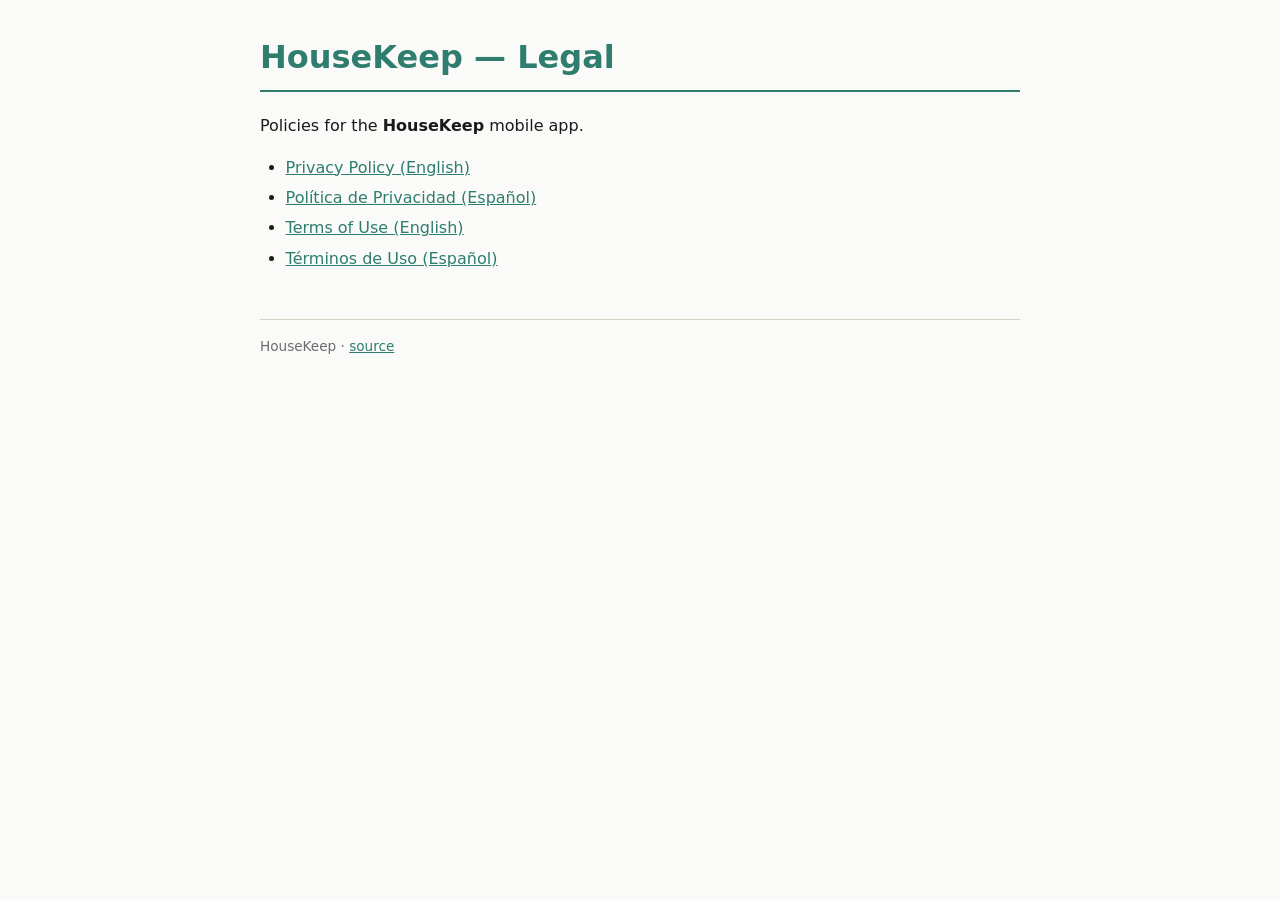
<file: docs/legal/index.html>
<!doctype html>
<html lang="en">
<head>
<meta charset="utf-8" />
<meta name="viewport" content="width=device-width, initial-scale=1" />
<title>HouseKeep — Legal</title>
<link rel="stylesheet" href="style.css" />
</head>
<body>
<h1>HouseKeep — Legal</h1>
<p>Policies for the <strong>HouseKeep</strong> mobile app.</p>
<ul>
<li><a href="privacy_en.html">Privacy Policy (English)</a></li>
<li><a href="privacy_es.html">Política de Privacidad (Español)</a></li>
<li><a href="terms_en.html">Terms of Use (English)</a></li>
<li><a href="terms_es.html">Términos de Uso (Español)</a></li>
</ul>
<div class="footer">HouseKeep · <a href="https://github.com/Darumo92/housekeep-legal">source</a></div>
</body>
</html>
</file>
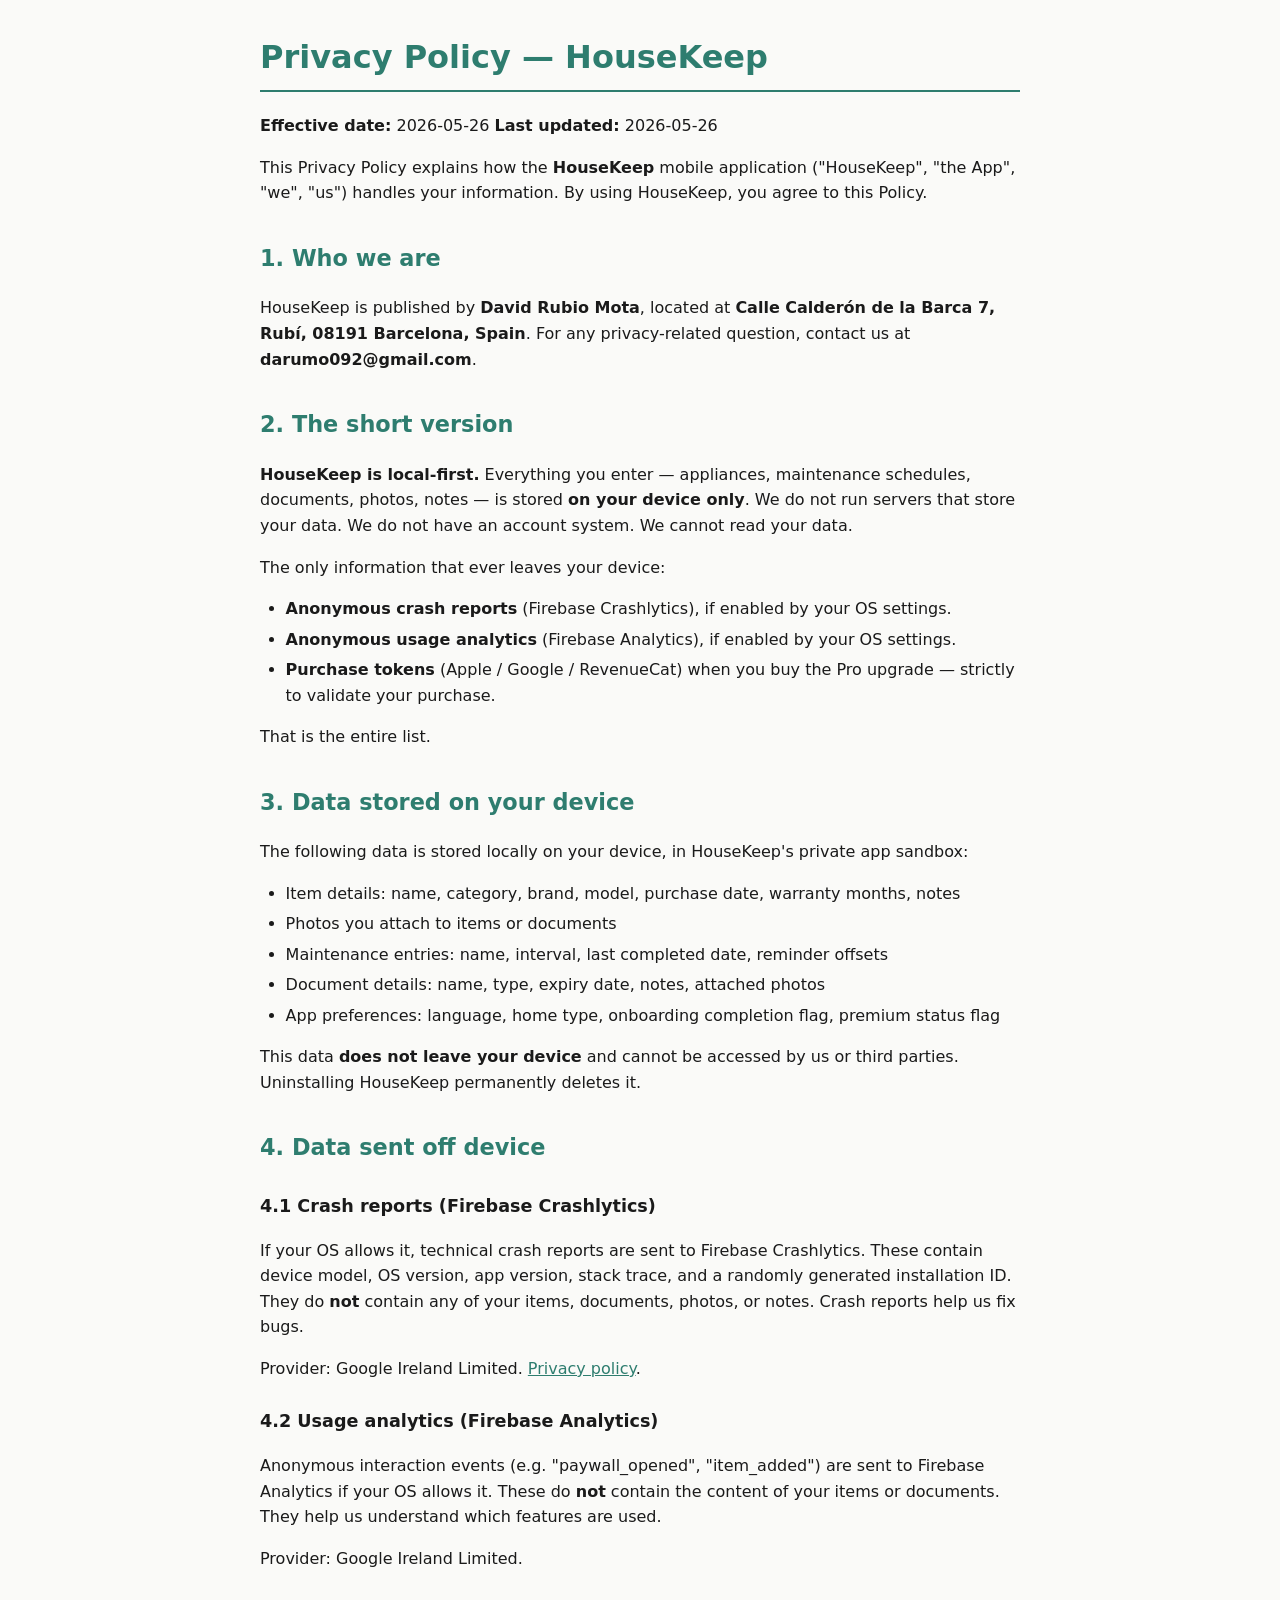
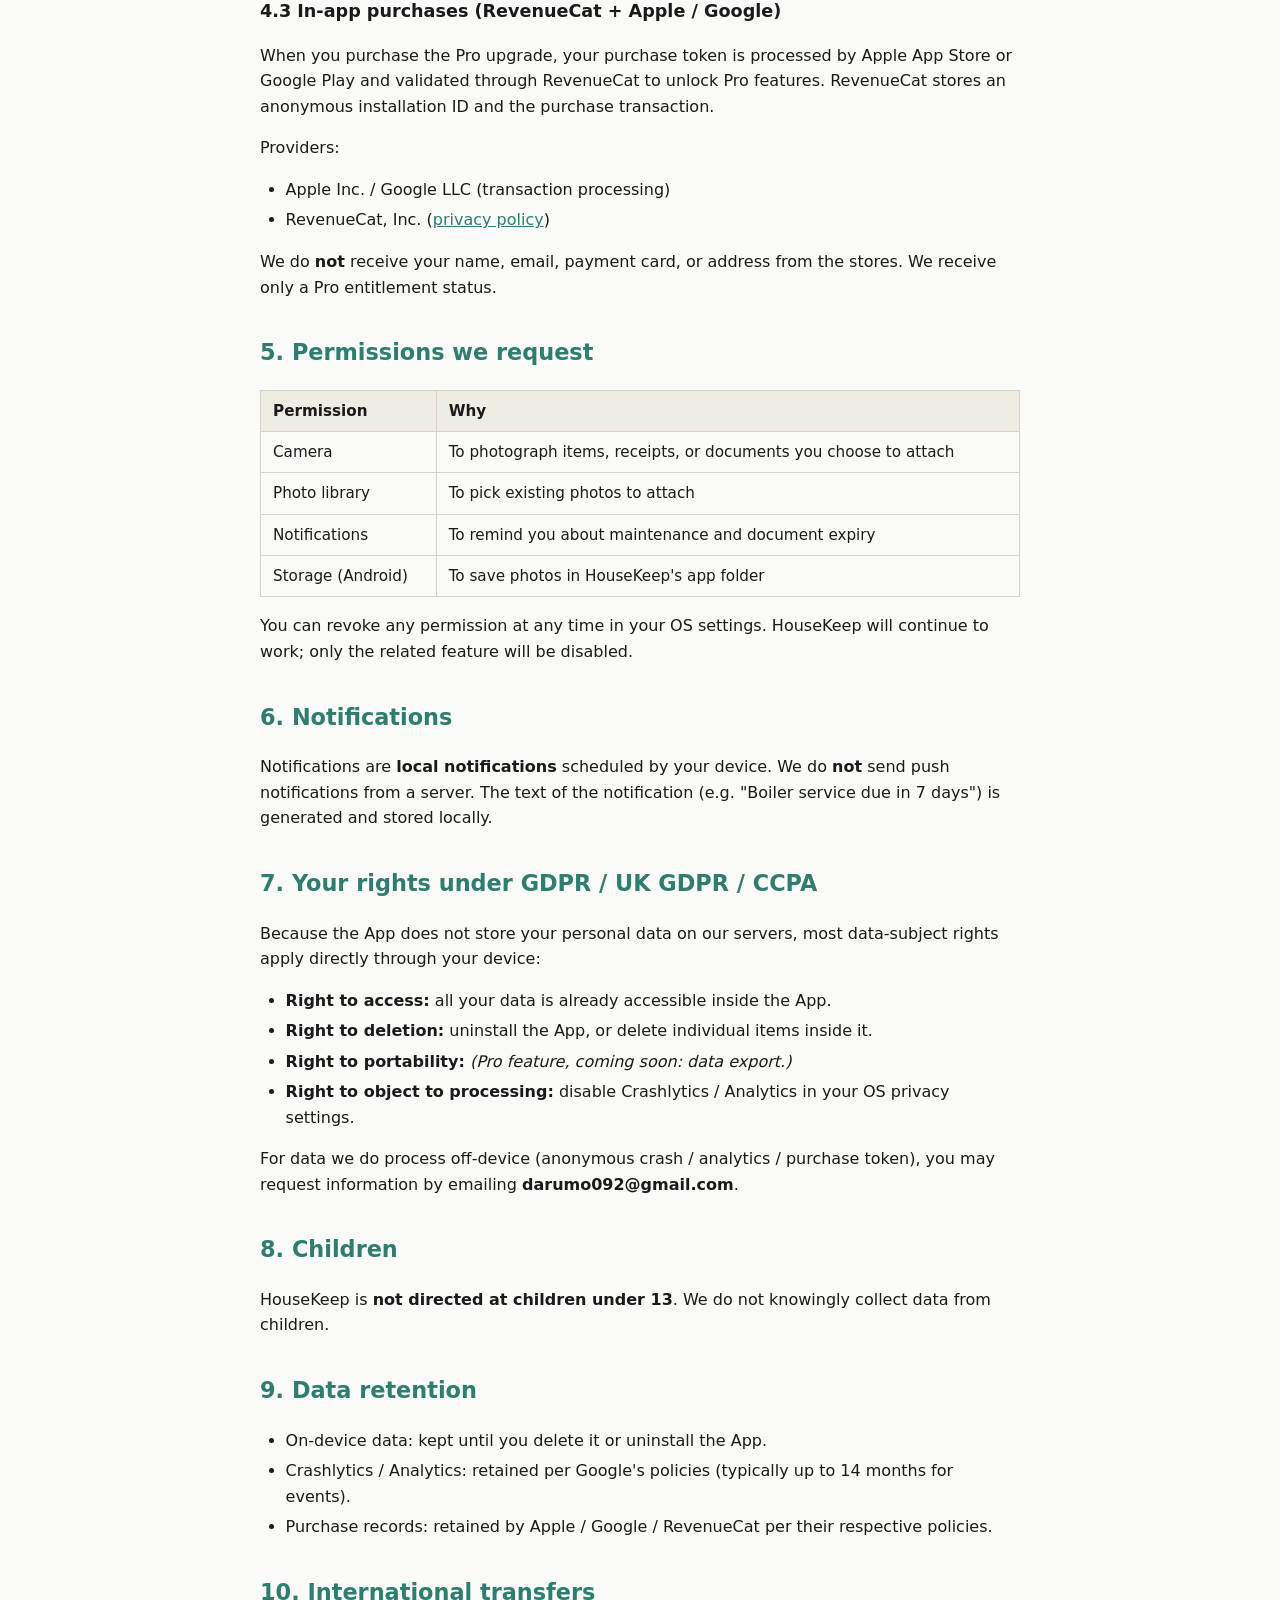
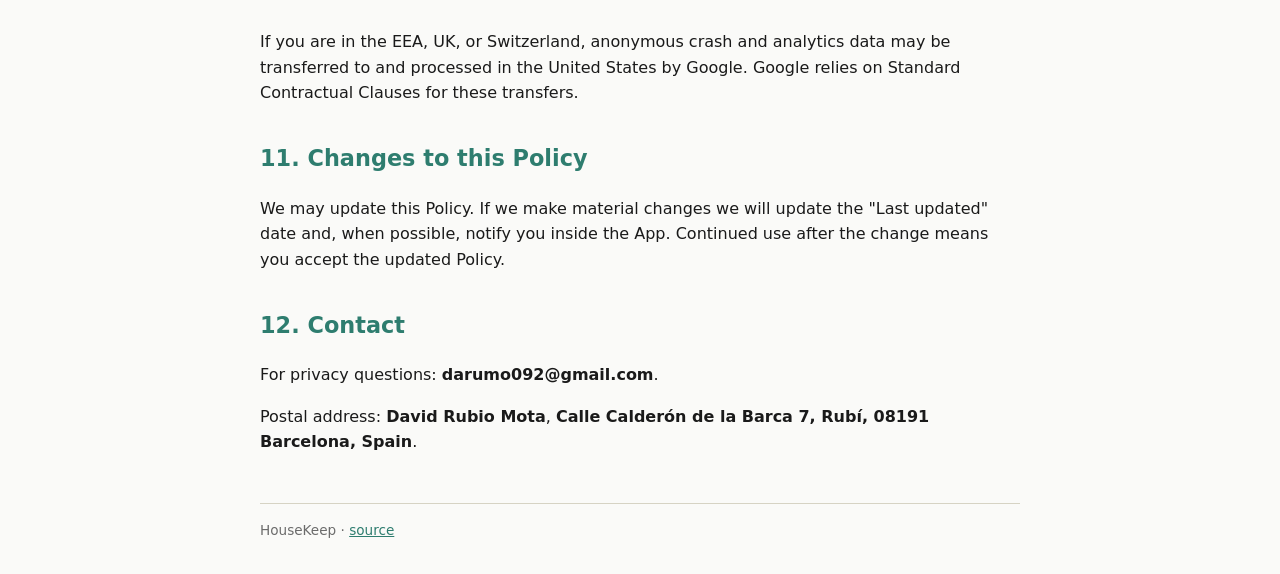
<file: docs/legal/privacy_en.html>
<!doctype html>
<html lang="en">
<head>
<meta charset="utf-8" />
<meta name="viewport" content="width=device-width, initial-scale=1" />
<title>HouseKeep — Privacy Policy</title>
<link rel="stylesheet" href="style.css" />
</head>
<body>
<h1>Privacy Policy — HouseKeep</h1>
<p><strong>Effective date:</strong> 2026-05-26 <strong>Last updated:</strong> 2026-05-26</p>
<p>This Privacy Policy explains how the <strong>HouseKeep</strong> mobile application (&quot;HouseKeep&quot;, &quot;the App&quot;, &quot;we&quot;, &quot;us&quot;) handles your information. By using HouseKeep, you agree to this Policy.</p>
<h2>1. Who we are</h2>
<p>HouseKeep is published by <strong>David Rubio Mota</strong>, located at <strong>Calle Calderón de la Barca 7, Rubí, 08191 Barcelona, Spain</strong>. For any privacy-related question, contact us at <strong>darumo092@gmail.com</strong>.</p>
<h2>2. The short version</h2>
<p><strong>HouseKeep is local-first.</strong> Everything you enter — appliances, maintenance schedules, documents, photos, notes — is stored <strong>on your device only</strong>. We do not run servers that store your data. We do not have an account system. We cannot read your data.</p>
<p>The only information that ever leaves your device:</p>
<ul>
<li><strong>Anonymous crash reports</strong> (Firebase Crashlytics), if enabled by your OS settings.</li>
<li><strong>Anonymous usage analytics</strong> (Firebase Analytics), if enabled by your OS settings.</li>
<li><strong>Purchase tokens</strong> (Apple / Google / RevenueCat) when you buy the Pro upgrade — strictly to validate your purchase.</li>
</ul>
<p>That is the entire list.</p>
<h2>3. Data stored on your device</h2>
<p>The following data is stored locally on your device, in HouseKeep&#x27;s private app sandbox:</p>
<ul>
<li>Item details: name, category, brand, model, purchase date, warranty months, notes</li>
<li>Photos you attach to items or documents</li>
<li>Maintenance entries: name, interval, last completed date, reminder offsets</li>
<li>Document details: name, type, expiry date, notes, attached photos</li>
<li>App preferences: language, home type, onboarding completion flag, premium status flag</li>
</ul>
<p>This data <strong>does not leave your device</strong> and cannot be accessed by us or third parties. Uninstalling HouseKeep permanently deletes it.</p>
<h2>4. Data sent off device</h2>
<h3>4.1 Crash reports (Firebase Crashlytics)</h3>
<p>If your OS allows it, technical crash reports are sent to Firebase Crashlytics. These contain device model, OS version, app version, stack trace, and a randomly generated installation ID. They do <strong>not</strong> contain any of your items, documents, photos, or notes. Crash reports help us fix bugs.</p>
<p>Provider: Google Ireland Limited. <a href="https://firebase.google.com/support/privacy">Privacy policy</a>.</p>
<h3>4.2 Usage analytics (Firebase Analytics)</h3>
<p>Anonymous interaction events (e.g. &quot;paywall_opened&quot;, &quot;item_added&quot;) are sent to Firebase Analytics if your OS allows it. These do <strong>not</strong> contain the content of your items or documents. They help us understand which features are used.</p>
<p>Provider: Google Ireland Limited.</p>
<h3>4.3 In-app purchases (RevenueCat + Apple / Google)</h3>
<p>When you purchase the Pro upgrade, your purchase token is processed by Apple App Store or Google Play and validated through RevenueCat to unlock Pro features. RevenueCat stores an anonymous installation ID and the purchase transaction.</p>
<p>Providers:</p>
<ul>
<li>Apple Inc. / Google LLC (transaction processing)</li>
<li>RevenueCat, Inc. (<a href="https://www.revenuecat.com/privacy">privacy policy</a>)</li>
</ul>
<p>We do <strong>not</strong> receive your name, email, payment card, or address from the stores. We receive only a Pro entitlement status.</p>
<h2>5. Permissions we request</h2>
<table><thead><tr>
<th>Permission</th>
<th>Why</th>
</tr></thead><tbody>
<tr>
<td>Camera</td>
<td>To photograph items, receipts, or documents you choose to attach</td>
</tr>
<tr>
<td>Photo library</td>
<td>To pick existing photos to attach</td>
</tr>
<tr>
<td>Notifications</td>
<td>To remind you about maintenance and document expiry</td>
</tr>
<tr>
<td>Storage (Android)</td>
<td>To save photos in HouseKeep&#x27;s app folder</td>
</tr>
</tbody></table>
<p>You can revoke any permission at any time in your OS settings. HouseKeep will continue to work; only the related feature will be disabled.</p>
<h2>6. Notifications</h2>
<p>Notifications are <strong>local notifications</strong> scheduled by your device. We do <strong>not</strong> send push notifications from a server. The text of the notification (e.g. &quot;Boiler service due in 7 days&quot;) is generated and stored locally.</p>
<h2>7. Your rights under GDPR / UK GDPR / CCPA</h2>
<p>Because the App does not store your personal data on our servers, most data-subject rights apply directly through your device:</p>
<ul>
<li><strong>Right to access:</strong> all your data is already accessible inside the App.</li>
<li><strong>Right to deletion:</strong> uninstall the App, or delete individual items inside it.</li>
<li><strong>Right to portability:</strong> <em>(Pro feature, coming soon: data export.)</em></li>
<li><strong>Right to object to processing:</strong> disable Crashlytics / Analytics in your OS privacy settings.</li>
</ul>
<p>For data we do process off-device (anonymous crash / analytics / purchase token), you may request information by emailing <strong>darumo092@gmail.com</strong>.</p>
<h2>8. Children</h2>
<p>HouseKeep is <strong>not directed at children under 13</strong>. We do not knowingly collect data from children.</p>
<h2>9. Data retention</h2>
<ul>
<li>On-device data: kept until you delete it or uninstall the App.</li>
<li>Crashlytics / Analytics: retained per Google&#x27;s policies (typically up to 14 months for events).</li>
<li>Purchase records: retained by Apple / Google / RevenueCat per their respective policies.</li>
</ul>
<h2>10. International transfers</h2>
<p>If you are in the EEA, UK, or Switzerland, anonymous crash and analytics data may be transferred to and processed in the United States by Google. Google relies on Standard Contractual Clauses for these transfers.</p>
<h2>11. Changes to this Policy</h2>
<p>We may update this Policy. If we make material changes we will update the &quot;Last updated&quot; date and, when possible, notify you inside the App. Continued use after the change means you accept the updated Policy.</p>
<h2>12. Contact</h2>
<p>For privacy questions: <strong>darumo092@gmail.com</strong>.</p>
<p>Postal address: <strong>David Rubio Mota</strong>, <strong>Calle Calderón de la Barca 7, Rubí, 08191 Barcelona, Spain</strong>.</p>
<div class="footer">HouseKeep · <a href="https://github.com/Darumo92/housekeep-legal">source</a></div>
</body>
</html>
</file>
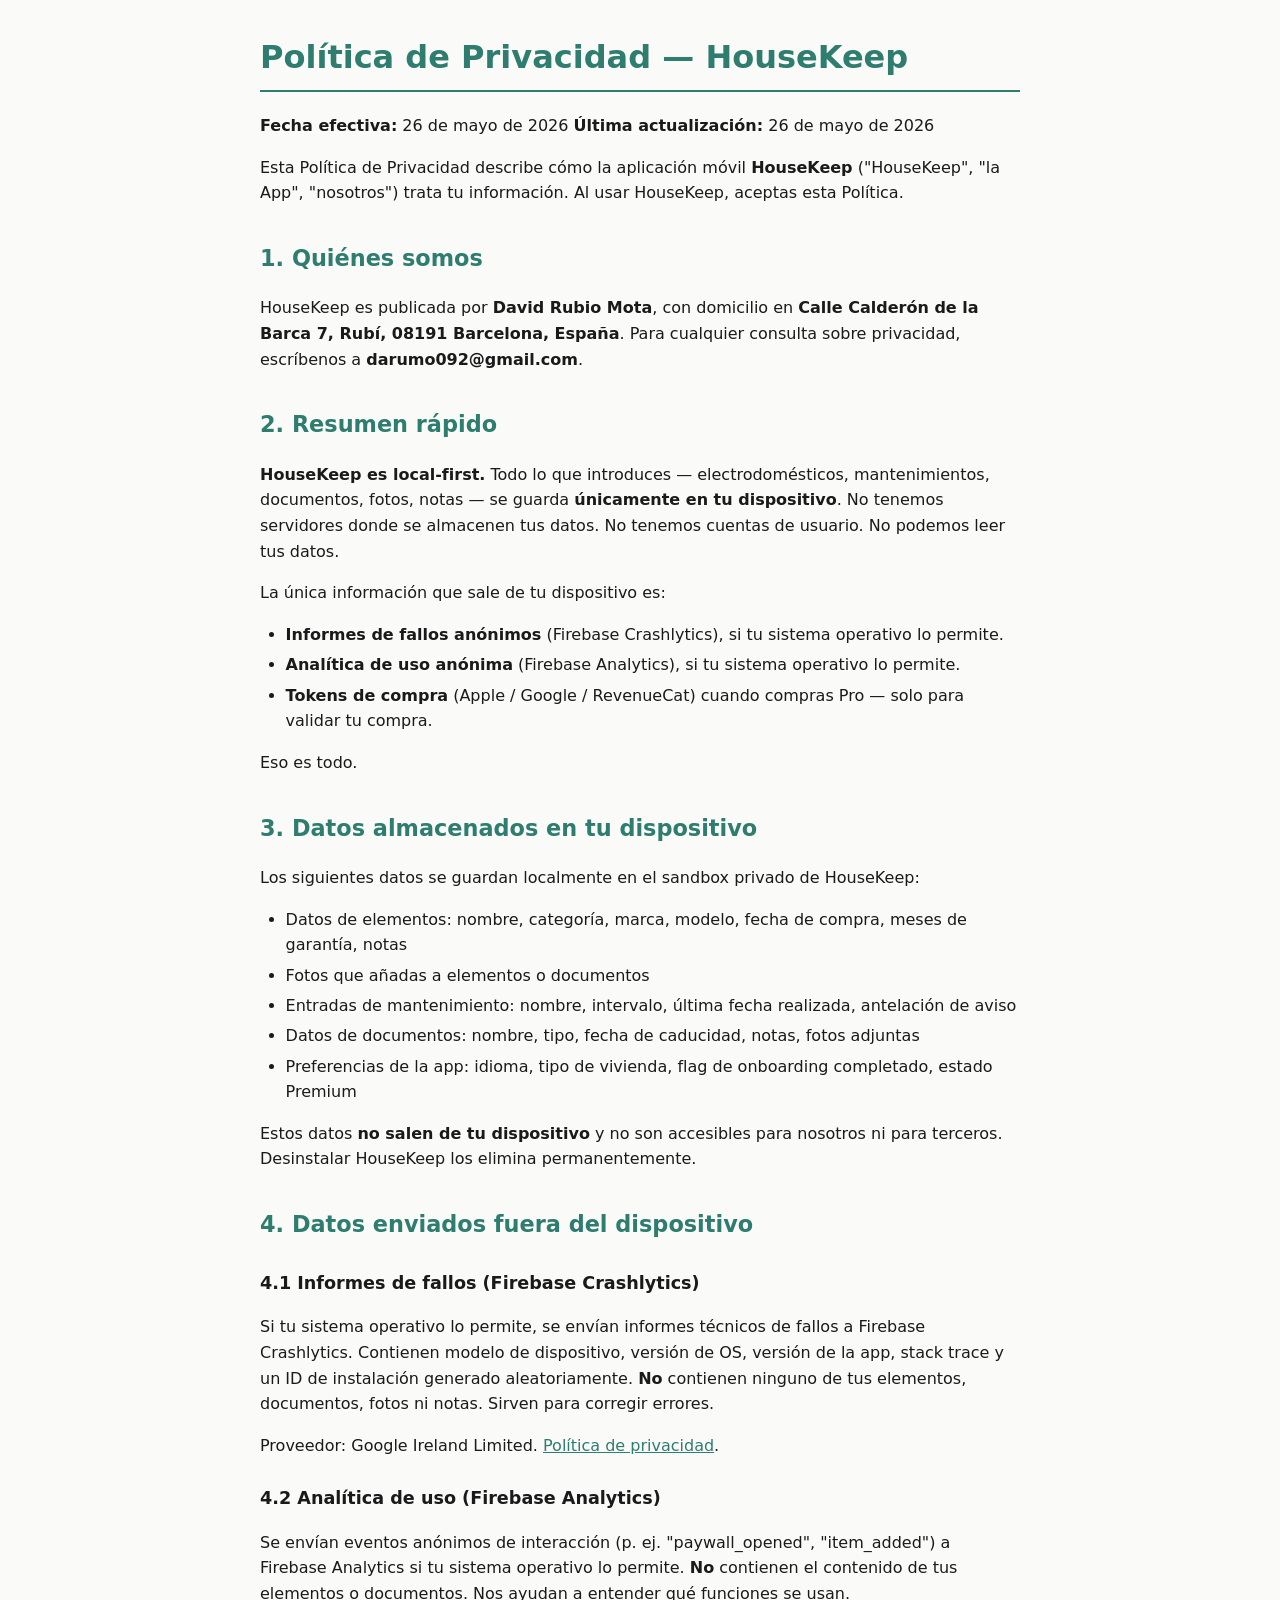
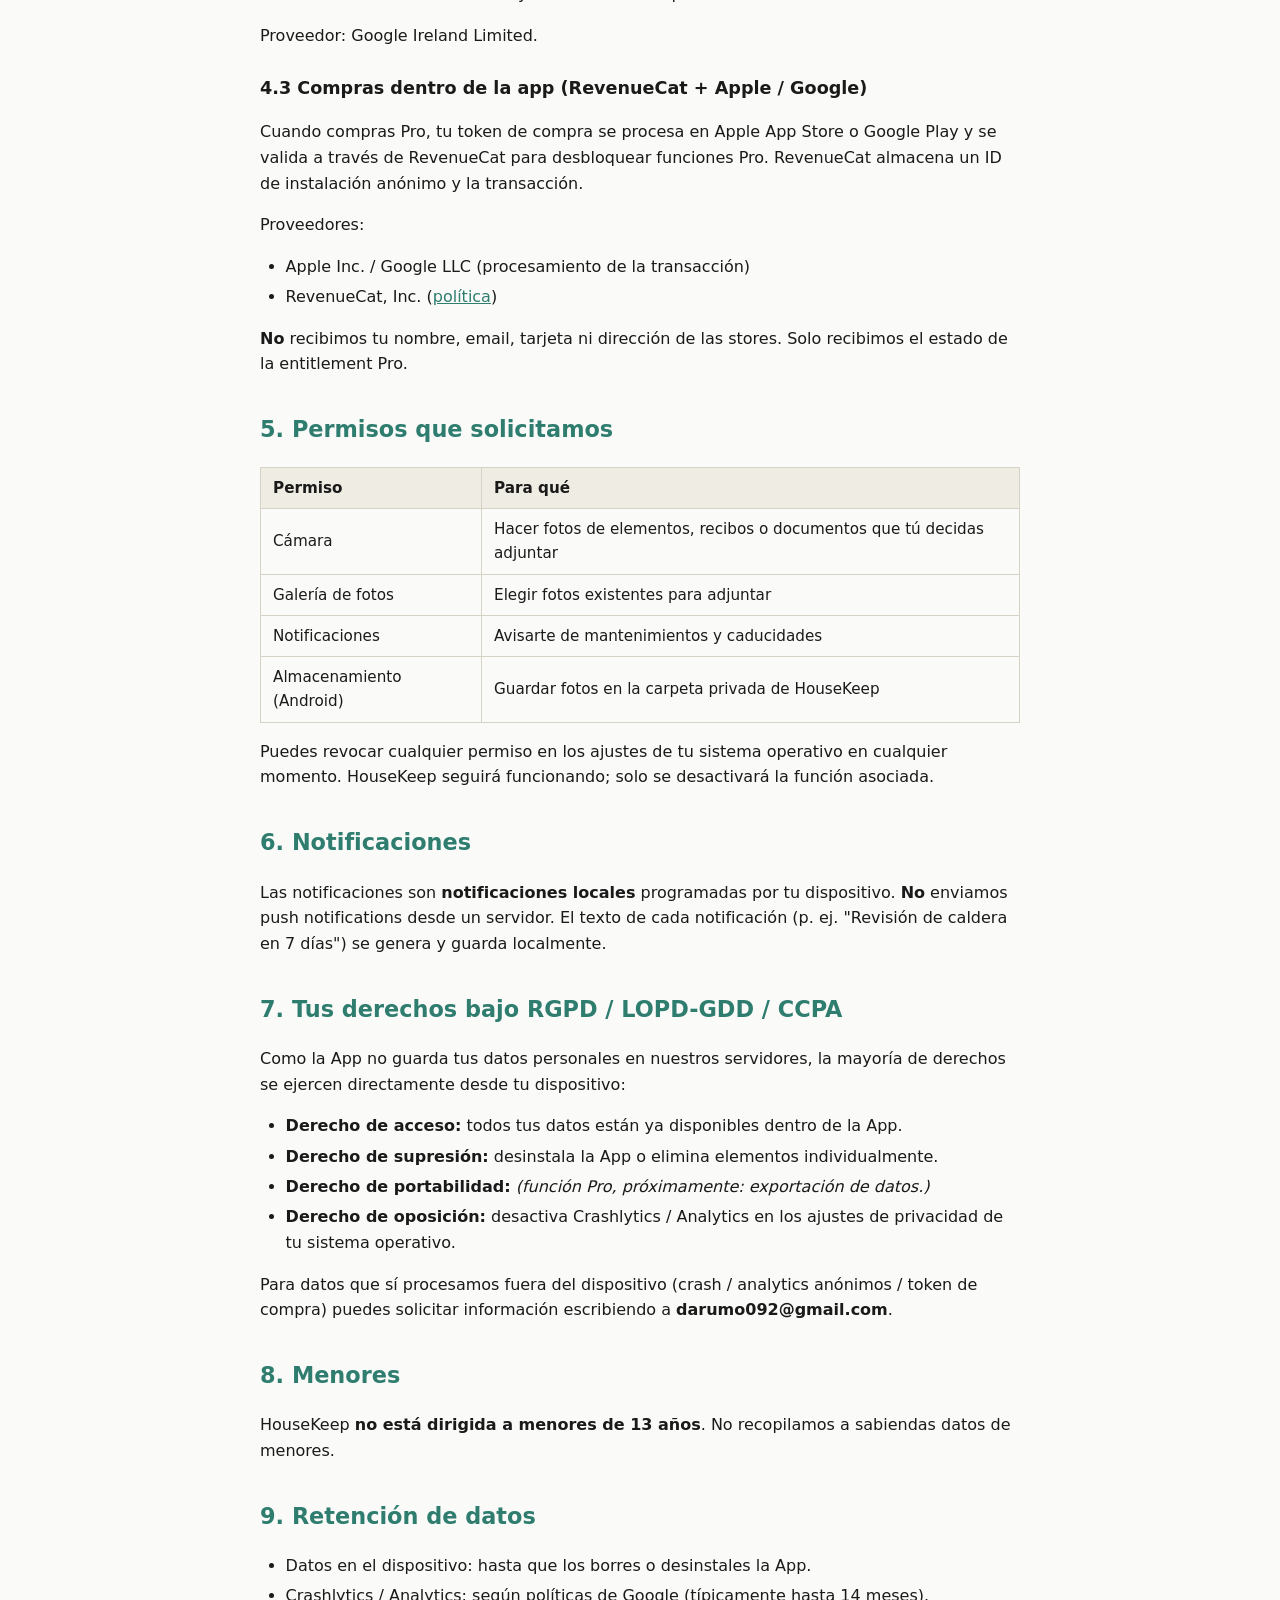
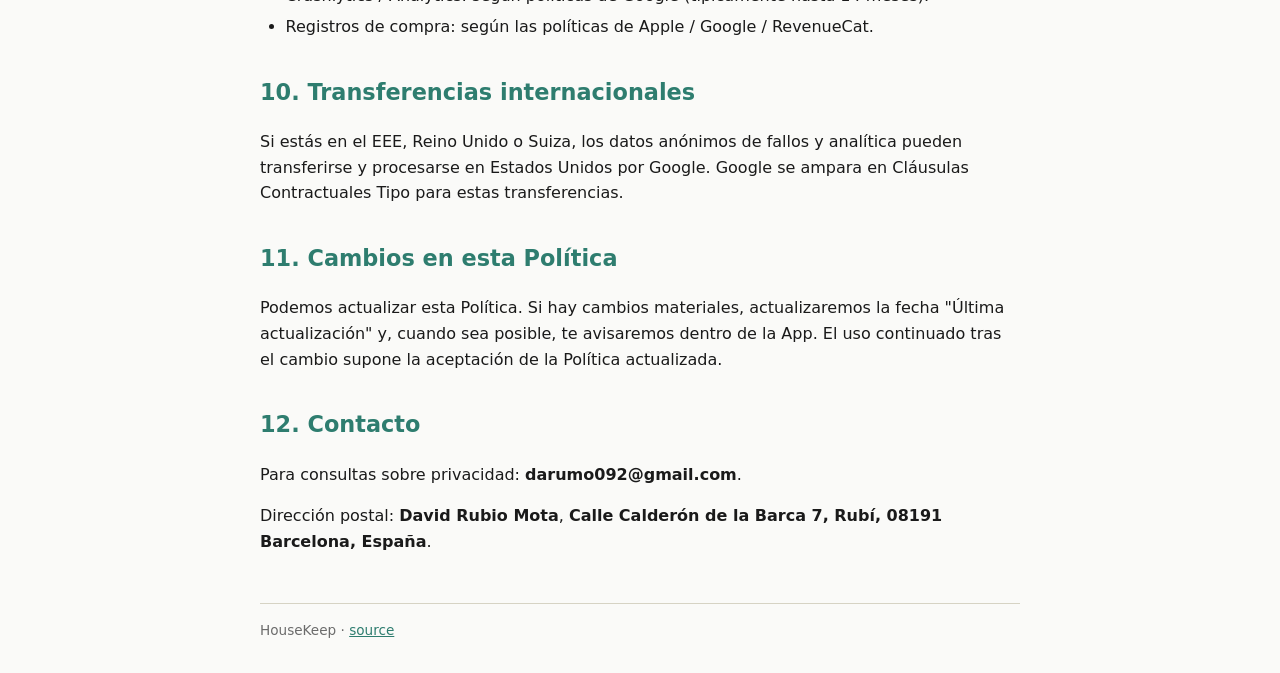
<file: docs/legal/privacy_es.html>
<!doctype html>
<html lang="es">
<head>
<meta charset="utf-8" />
<meta name="viewport" content="width=device-width, initial-scale=1" />
<title>HouseKeep — Política de Privacidad</title>
<link rel="stylesheet" href="style.css" />
</head>
<body>
<h1>Política de Privacidad — HouseKeep</h1>
<p><strong>Fecha efectiva:</strong> 26 de mayo de 2026 <strong>Última actualización:</strong> 26 de mayo de 2026</p>
<p>Esta Política de Privacidad describe cómo la aplicación móvil <strong>HouseKeep</strong> (&quot;HouseKeep&quot;, &quot;la App&quot;, &quot;nosotros&quot;) trata tu información. Al usar HouseKeep, aceptas esta Política.</p>
<h2>1. Quiénes somos</h2>
<p>HouseKeep es publicada por <strong>David Rubio Mota</strong>, con domicilio en <strong>Calle Calderón de la Barca 7, Rubí, 08191 Barcelona, España</strong>. Para cualquier consulta sobre privacidad, escríbenos a <strong>darumo092@gmail.com</strong>.</p>
<h2>2. Resumen rápido</h2>
<p><strong>HouseKeep es local-first.</strong> Todo lo que introduces — electrodomésticos, mantenimientos, documentos, fotos, notas — se guarda <strong>únicamente en tu dispositivo</strong>. No tenemos servidores donde se almacenen tus datos. No tenemos cuentas de usuario. No podemos leer tus datos.</p>
<p>La única información que sale de tu dispositivo es:</p>
<ul>
<li><strong>Informes de fallos anónimos</strong> (Firebase Crashlytics), si tu sistema operativo lo permite.</li>
<li><strong>Analítica de uso anónima</strong> (Firebase Analytics), si tu sistema operativo lo permite.</li>
<li><strong>Tokens de compra</strong> (Apple / Google / RevenueCat) cuando compras Pro — solo para validar tu compra.</li>
</ul>
<p>Eso es todo.</p>
<h2>3. Datos almacenados en tu dispositivo</h2>
<p>Los siguientes datos se guardan localmente en el sandbox privado de HouseKeep:</p>
<ul>
<li>Datos de elementos: nombre, categoría, marca, modelo, fecha de compra, meses de garantía, notas</li>
<li>Fotos que añadas a elementos o documentos</li>
<li>Entradas de mantenimiento: nombre, intervalo, última fecha realizada, antelación de aviso</li>
<li>Datos de documentos: nombre, tipo, fecha de caducidad, notas, fotos adjuntas</li>
<li>Preferencias de la app: idioma, tipo de vivienda, flag de onboarding completado, estado Premium</li>
</ul>
<p>Estos datos <strong>no salen de tu dispositivo</strong> y no son accesibles para nosotros ni para terceros. Desinstalar HouseKeep los elimina permanentemente.</p>
<h2>4. Datos enviados fuera del dispositivo</h2>
<h3>4.1 Informes de fallos (Firebase Crashlytics)</h3>
<p>Si tu sistema operativo lo permite, se envían informes técnicos de fallos a Firebase Crashlytics. Contienen modelo de dispositivo, versión de OS, versión de la app, stack trace y un ID de instalación generado aleatoriamente. <strong>No</strong> contienen ninguno de tus elementos, documentos, fotos ni notas. Sirven para corregir errores.</p>
<p>Proveedor: Google Ireland Limited. <a href="https://firebase.google.com/support/privacy">Política de privacidad</a>.</p>
<h3>4.2 Analítica de uso (Firebase Analytics)</h3>
<p>Se envían eventos anónimos de interacción (p. ej. &quot;paywall_opened&quot;, &quot;item_added&quot;) a Firebase Analytics si tu sistema operativo lo permite. <strong>No</strong> contienen el contenido de tus elementos o documentos. Nos ayudan a entender qué funciones se usan.</p>
<p>Proveedor: Google Ireland Limited.</p>
<h3>4.3 Compras dentro de la app (RevenueCat + Apple / Google)</h3>
<p>Cuando compras Pro, tu token de compra se procesa en Apple App Store o Google Play y se valida a través de RevenueCat para desbloquear funciones Pro. RevenueCat almacena un ID de instalación anónimo y la transacción.</p>
<p>Proveedores:</p>
<ul>
<li>Apple Inc. / Google LLC (procesamiento de la transacción)</li>
<li>RevenueCat, Inc. (<a href="https://www.revenuecat.com/privacy">política</a>)</li>
</ul>
<p><strong>No</strong> recibimos tu nombre, email, tarjeta ni dirección de las stores. Solo recibimos el estado de la entitlement Pro.</p>
<h2>5. Permisos que solicitamos</h2>
<table><thead><tr>
<th>Permiso</th>
<th>Para qué</th>
</tr></thead><tbody>
<tr>
<td>Cámara</td>
<td>Hacer fotos de elementos, recibos o documentos que tú decidas adjuntar</td>
</tr>
<tr>
<td>Galería de fotos</td>
<td>Elegir fotos existentes para adjuntar</td>
</tr>
<tr>
<td>Notificaciones</td>
<td>Avisarte de mantenimientos y caducidades</td>
</tr>
<tr>
<td>Almacenamiento (Android)</td>
<td>Guardar fotos en la carpeta privada de HouseKeep</td>
</tr>
</tbody></table>
<p>Puedes revocar cualquier permiso en los ajustes de tu sistema operativo en cualquier momento. HouseKeep seguirá funcionando; solo se desactivará la función asociada.</p>
<h2>6. Notificaciones</h2>
<p>Las notificaciones son <strong>notificaciones locales</strong> programadas por tu dispositivo. <strong>No</strong> enviamos push notifications desde un servidor. El texto de cada notificación (p. ej. &quot;Revisión de caldera en 7 días&quot;) se genera y guarda localmente.</p>
<h2>7. Tus derechos bajo RGPD / LOPD-GDD / CCPA</h2>
<p>Como la App no guarda tus datos personales en nuestros servidores, la mayoría de derechos se ejercen directamente desde tu dispositivo:</p>
<ul>
<li><strong>Derecho de acceso:</strong> todos tus datos están ya disponibles dentro de la App.</li>
<li><strong>Derecho de supresión:</strong> desinstala la App o elimina elementos individualmente.</li>
<li><strong>Derecho de portabilidad:</strong> <em>(función Pro, próximamente: exportación de datos.)</em></li>
<li><strong>Derecho de oposición:</strong> desactiva Crashlytics / Analytics en los ajustes de privacidad de tu sistema operativo.</li>
</ul>
<p>Para datos que sí procesamos fuera del dispositivo (crash / analytics anónimos / token de compra) puedes solicitar información escribiendo a <strong>darumo092@gmail.com</strong>.</p>
<h2>8. Menores</h2>
<p>HouseKeep <strong>no está dirigida a menores de 13 años</strong>. No recopilamos a sabiendas datos de menores.</p>
<h2>9. Retención de datos</h2>
<ul>
<li>Datos en el dispositivo: hasta que los borres o desinstales la App.</li>
<li>Crashlytics / Analytics: según políticas de Google (típicamente hasta 14 meses).</li>
<li>Registros de compra: según las políticas de Apple / Google / RevenueCat.</li>
</ul>
<h2>10. Transferencias internacionales</h2>
<p>Si estás en el EEE, Reino Unido o Suiza, los datos anónimos de fallos y analítica pueden transferirse y procesarse en Estados Unidos por Google. Google se ampara en Cláusulas Contractuales Tipo para estas transferencias.</p>
<h2>11. Cambios en esta Política</h2>
<p>Podemos actualizar esta Política. Si hay cambios materiales, actualizaremos la fecha &quot;Última actualización&quot; y, cuando sea posible, te avisaremos dentro de la App. El uso continuado tras el cambio supone la aceptación de la Política actualizada.</p>
<h2>12. Contacto</h2>
<p>Para consultas sobre privacidad: <strong>darumo092@gmail.com</strong>.</p>
<p>Dirección postal: <strong>David Rubio Mota</strong>, <strong>Calle Calderón de la Barca 7, Rubí, 08191 Barcelona, España</strong>.</p>
<div class="footer">HouseKeep · <a href="https://github.com/Darumo92/housekeep-legal">source</a></div>
</body>
</html>
</file>
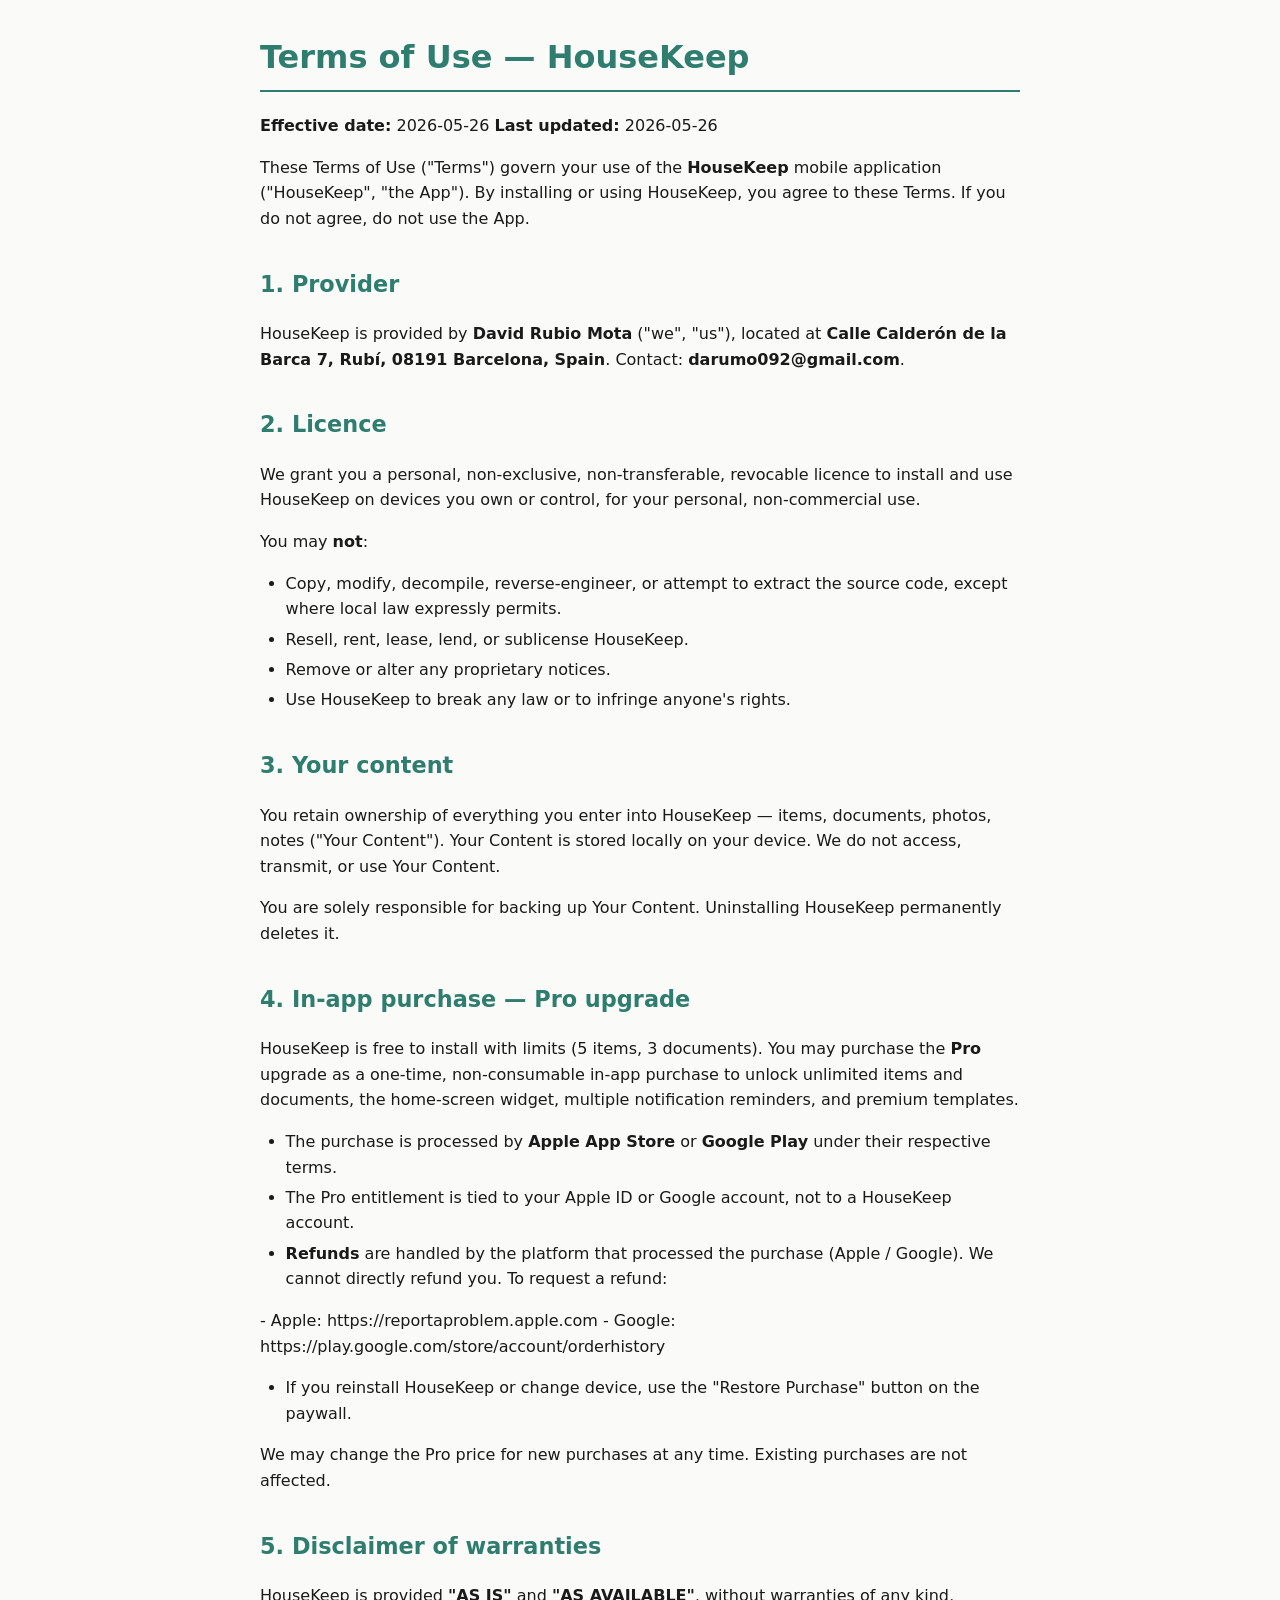
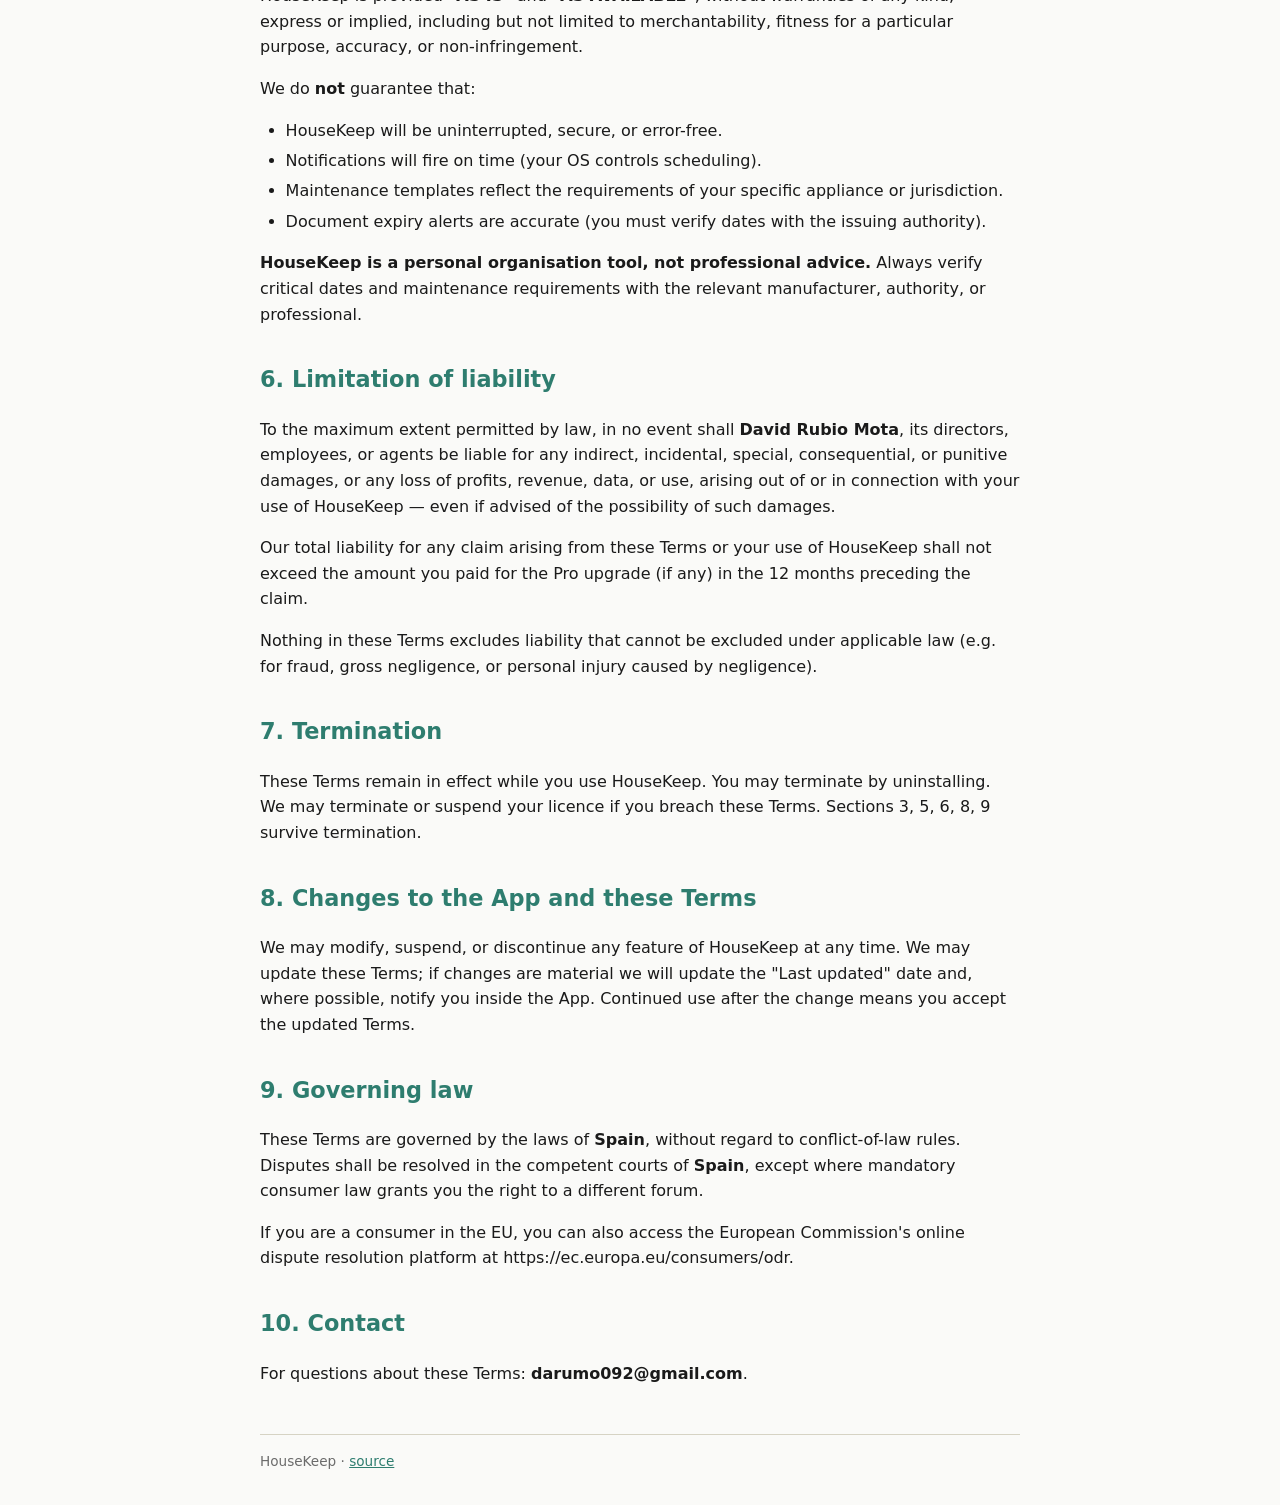
<file: docs/legal/terms_en.html>
<!doctype html>
<html lang="en">
<head>
<meta charset="utf-8" />
<meta name="viewport" content="width=device-width, initial-scale=1" />
<title>HouseKeep — Terms of Use</title>
<link rel="stylesheet" href="style.css" />
</head>
<body>
<h1>Terms of Use — HouseKeep</h1>
<p><strong>Effective date:</strong> 2026-05-26 <strong>Last updated:</strong> 2026-05-26</p>
<p>These Terms of Use (&quot;Terms&quot;) govern your use of the <strong>HouseKeep</strong> mobile application (&quot;HouseKeep&quot;, &quot;the App&quot;). By installing or using HouseKeep, you agree to these Terms. If you do not agree, do not use the App.</p>
<h2>1. Provider</h2>
<p>HouseKeep is provided by <strong>David Rubio Mota</strong> (&quot;we&quot;, &quot;us&quot;), located at <strong>Calle Calderón de la Barca 7, Rubí, 08191 Barcelona, Spain</strong>. Contact: <strong>darumo092@gmail.com</strong>.</p>
<h2>2. Licence</h2>
<p>We grant you a personal, non-exclusive, non-transferable, revocable licence to install and use HouseKeep on devices you own or control, for your personal, non-commercial use.</p>
<p>You may <strong>not</strong>:</p>
<ul>
<li>Copy, modify, decompile, reverse-engineer, or attempt to extract the source code, except where local law expressly permits.</li>
<li>Resell, rent, lease, lend, or sublicense HouseKeep.</li>
<li>Remove or alter any proprietary notices.</li>
<li>Use HouseKeep to break any law or to infringe anyone&#x27;s rights.</li>
</ul>
<h2>3. Your content</h2>
<p>You retain ownership of everything you enter into HouseKeep — items, documents, photos, notes (&quot;Your Content&quot;). Your Content is stored locally on your device. We do not access, transmit, or use Your Content.</p>
<p>You are solely responsible for backing up Your Content. Uninstalling HouseKeep permanently deletes it.</p>
<h2>4. In-app purchase — Pro upgrade</h2>
<p>HouseKeep is free to install with limits (5 items, 3 documents). You may purchase the <strong>Pro</strong> upgrade as a one-time, non-consumable in-app purchase to unlock unlimited items and documents, the home-screen widget, multiple notification reminders, and premium templates.</p>
<ul>
<li>The purchase is processed by <strong>Apple App Store</strong> or <strong>Google Play</strong> under their respective terms.</li>
<li>The Pro entitlement is tied to your Apple ID or Google account, not to a HouseKeep account.</li>
<li><strong>Refunds</strong> are handled by the platform that processed the purchase (Apple / Google). We cannot directly refund you. To request a refund:</li>
</ul>
<p>- Apple: https://reportaproblem.apple.com - Google: https://play.google.com/store/account/orderhistory</p>
<ul>
<li>If you reinstall HouseKeep or change device, use the &quot;Restore Purchase&quot; button on the paywall.</li>
</ul>
<p>We may change the Pro price for new purchases at any time. Existing purchases are not affected.</p>
<h2>5. Disclaimer of warranties</h2>
<p>HouseKeep is provided <strong>&quot;AS IS&quot;</strong> and <strong>&quot;AS AVAILABLE&quot;</strong>, without warranties of any kind, express or implied, including but not limited to merchantability, fitness for a particular purpose, accuracy, or non-infringement.</p>
<p>We do <strong>not</strong> guarantee that:</p>
<ul>
<li>HouseKeep will be uninterrupted, secure, or error-free.</li>
<li>Notifications will fire on time (your OS controls scheduling).</li>
<li>Maintenance templates reflect the requirements of your specific appliance or jurisdiction.</li>
<li>Document expiry alerts are accurate (you must verify dates with the issuing authority).</li>
</ul>
<p><strong>HouseKeep is a personal organisation tool, not professional advice.</strong> Always verify critical dates and maintenance requirements with the relevant manufacturer, authority, or professional.</p>
<h2>6. Limitation of liability</h2>
<p>To the maximum extent permitted by law, in no event shall <strong>David Rubio Mota</strong>, its directors, employees, or agents be liable for any indirect, incidental, special, consequential, or punitive damages, or any loss of profits, revenue, data, or use, arising out of or in connection with your use of HouseKeep — even if advised of the possibility of such damages.</p>
<p>Our total liability for any claim arising from these Terms or your use of HouseKeep shall not exceed the amount you paid for the Pro upgrade (if any) in the 12 months preceding the claim.</p>
<p>Nothing in these Terms excludes liability that cannot be excluded under applicable law (e.g. for fraud, gross negligence, or personal injury caused by negligence).</p>
<h2>7. Termination</h2>
<p>These Terms remain in effect while you use HouseKeep. You may terminate by uninstalling. We may terminate or suspend your licence if you breach these Terms. Sections 3, 5, 6, 8, 9 survive termination.</p>
<h2>8. Changes to the App and these Terms</h2>
<p>We may modify, suspend, or discontinue any feature of HouseKeep at any time. We may update these Terms; if changes are material we will update the &quot;Last updated&quot; date and, where possible, notify you inside the App. Continued use after the change means you accept the updated Terms.</p>
<h2>9. Governing law</h2>
<p>These Terms are governed by the laws of <strong>Spain</strong>, without regard to conflict-of-law rules. Disputes shall be resolved in the competent courts of <strong>Spain</strong>, except where mandatory consumer law grants you the right to a different forum.</p>
<p>If you are a consumer in the EU, you can also access the European Commission&#x27;s online dispute resolution platform at https://ec.europa.eu/consumers/odr.</p>
<h2>10. Contact</h2>
<p>For questions about these Terms: <strong>darumo092@gmail.com</strong>.</p>
<div class="footer">HouseKeep · <a href="https://github.com/Darumo92/housekeep-legal">source</a></div>
</body>
</html>
</file>
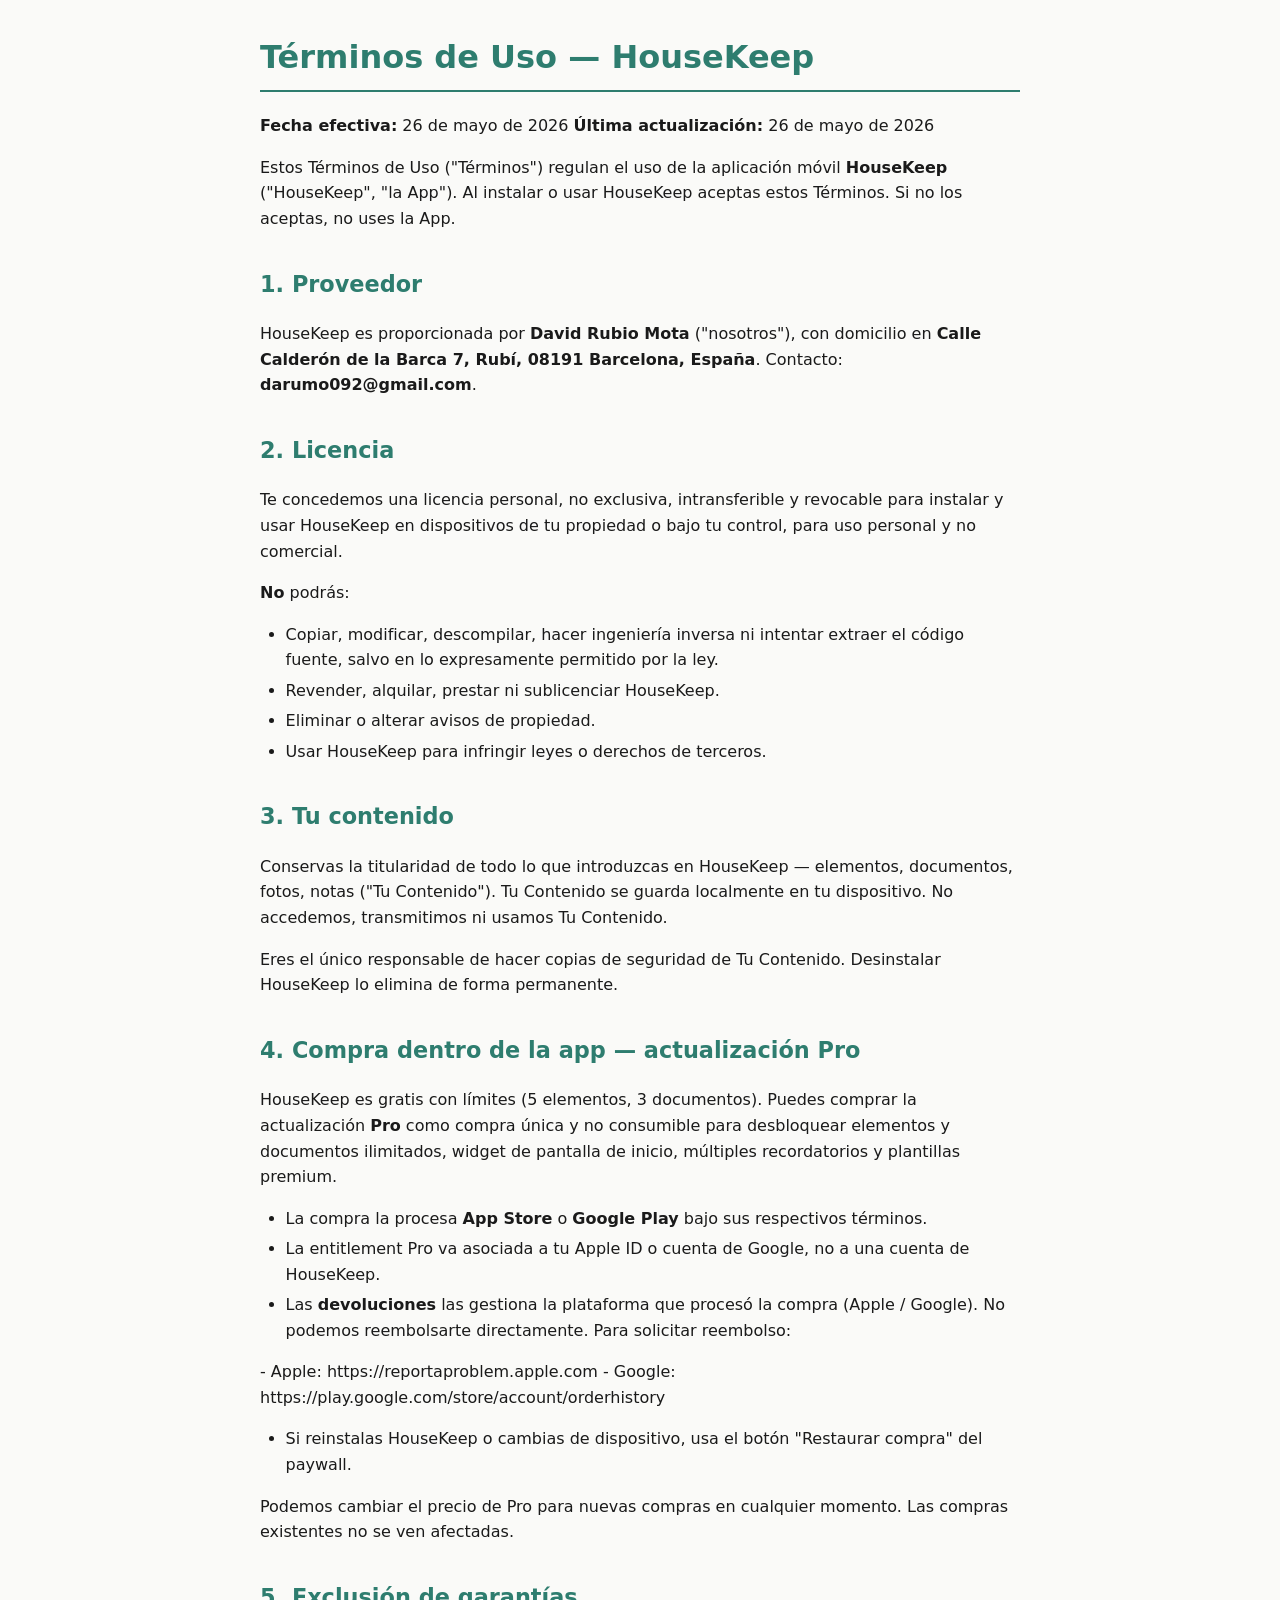
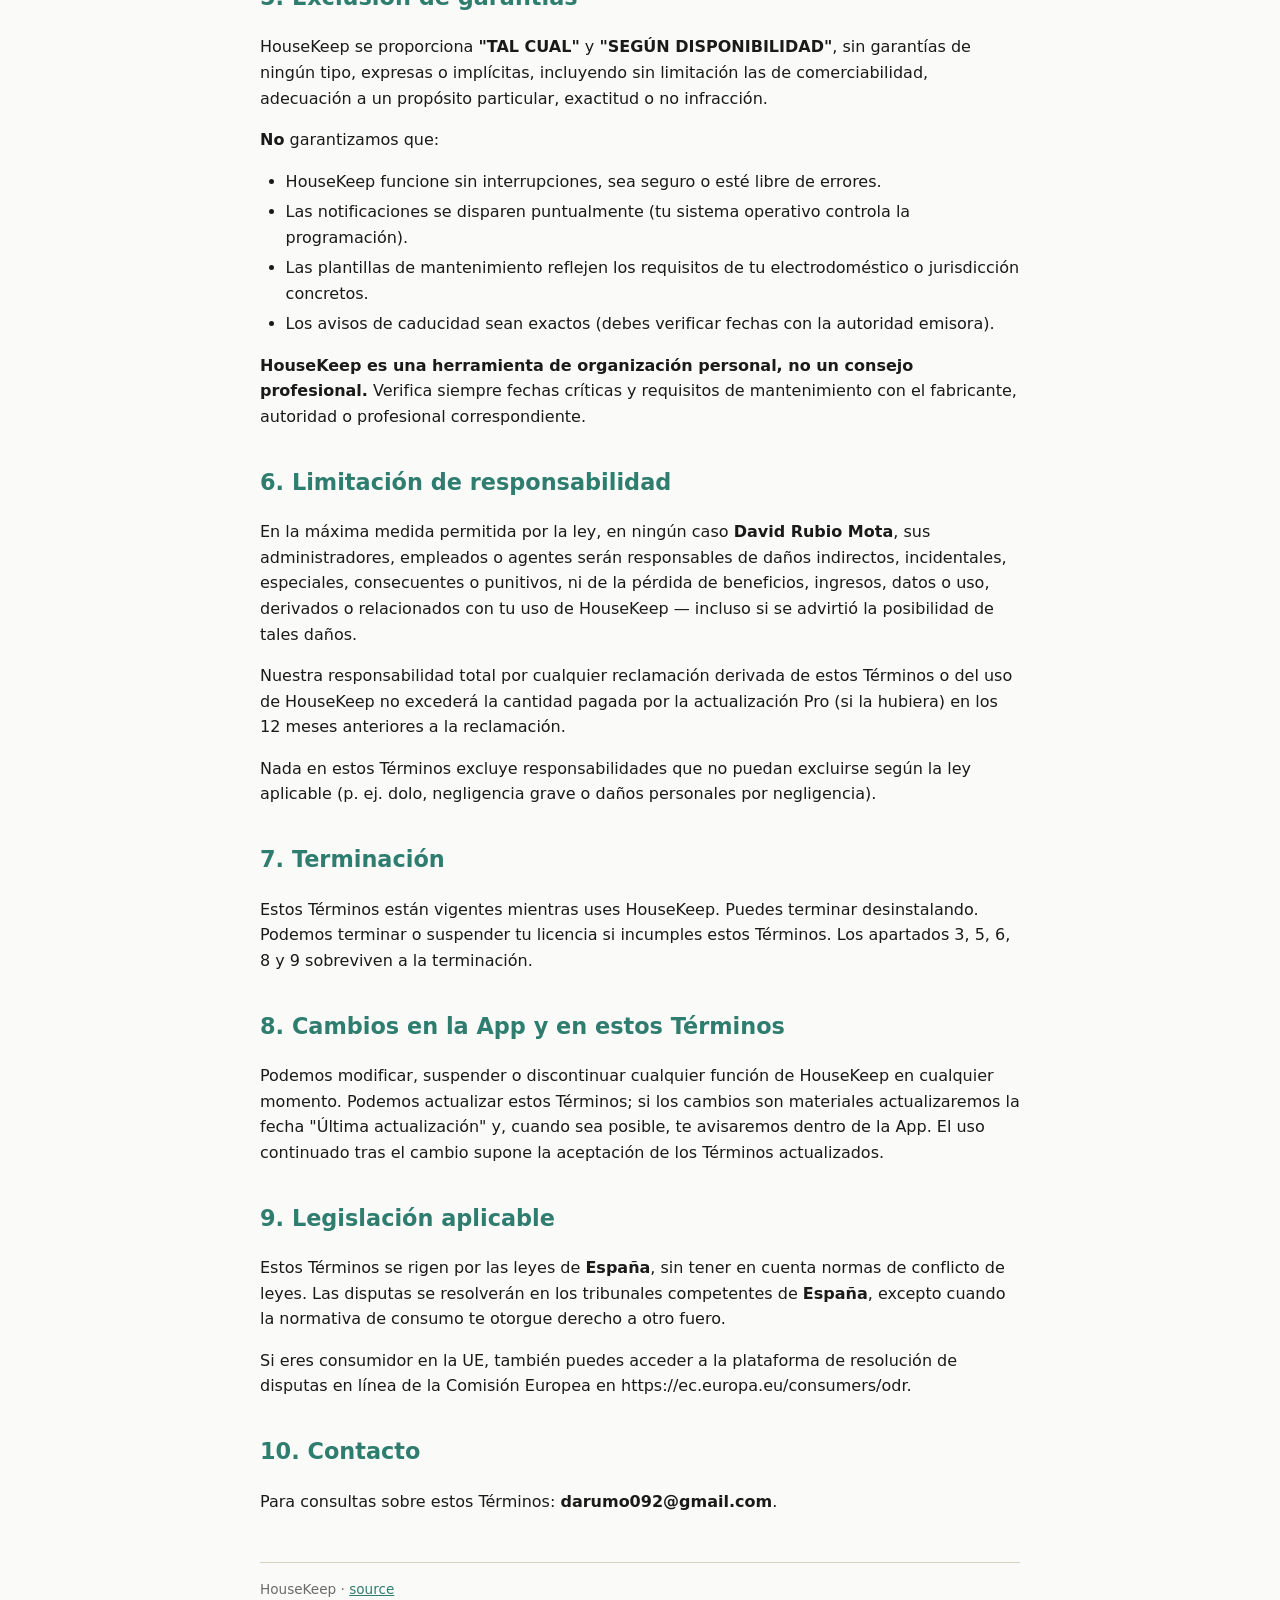
<file: docs/legal/terms_es.html>
<!doctype html>
<html lang="es">
<head>
<meta charset="utf-8" />
<meta name="viewport" content="width=device-width, initial-scale=1" />
<title>HouseKeep — Términos de Uso</title>
<link rel="stylesheet" href="style.css" />
</head>
<body>
<h1>Términos de Uso — HouseKeep</h1>
<p><strong>Fecha efectiva:</strong> 26 de mayo de 2026 <strong>Última actualización:</strong> 26 de mayo de 2026</p>
<p>Estos Términos de Uso (&quot;Términos&quot;) regulan el uso de la aplicación móvil <strong>HouseKeep</strong> (&quot;HouseKeep&quot;, &quot;la App&quot;). Al instalar o usar HouseKeep aceptas estos Términos. Si no los aceptas, no uses la App.</p>
<h2>1. Proveedor</h2>
<p>HouseKeep es proporcionada por <strong>David Rubio Mota</strong> (&quot;nosotros&quot;), con domicilio en <strong>Calle Calderón de la Barca 7, Rubí, 08191 Barcelona, España</strong>. Contacto: <strong>darumo092@gmail.com</strong>.</p>
<h2>2. Licencia</h2>
<p>Te concedemos una licencia personal, no exclusiva, intransferible y revocable para instalar y usar HouseKeep en dispositivos de tu propiedad o bajo tu control, para uso personal y no comercial.</p>
<p><strong>No</strong> podrás:</p>
<ul>
<li>Copiar, modificar, descompilar, hacer ingeniería inversa ni intentar extraer el código fuente, salvo en lo expresamente permitido por la ley.</li>
<li>Revender, alquilar, prestar ni sublicenciar HouseKeep.</li>
<li>Eliminar o alterar avisos de propiedad.</li>
<li>Usar HouseKeep para infringir leyes o derechos de terceros.</li>
</ul>
<h2>3. Tu contenido</h2>
<p>Conservas la titularidad de todo lo que introduzcas en HouseKeep — elementos, documentos, fotos, notas (&quot;Tu Contenido&quot;). Tu Contenido se guarda localmente en tu dispositivo. No accedemos, transmitimos ni usamos Tu Contenido.</p>
<p>Eres el único responsable de hacer copias de seguridad de Tu Contenido. Desinstalar HouseKeep lo elimina de forma permanente.</p>
<h2>4. Compra dentro de la app — actualización Pro</h2>
<p>HouseKeep es gratis con límites (5 elementos, 3 documentos). Puedes comprar la actualización <strong>Pro</strong> como compra única y no consumible para desbloquear elementos y documentos ilimitados, widget de pantalla de inicio, múltiples recordatorios y plantillas premium.</p>
<ul>
<li>La compra la procesa <strong>App Store</strong> o <strong>Google Play</strong> bajo sus respectivos términos.</li>
<li>La entitlement Pro va asociada a tu Apple ID o cuenta de Google, no a una cuenta de HouseKeep.</li>
<li>Las <strong>devoluciones</strong> las gestiona la plataforma que procesó la compra (Apple / Google). No podemos reembolsarte directamente. Para solicitar reembolso:</li>
</ul>
<p>- Apple: https://reportaproblem.apple.com - Google: https://play.google.com/store/account/orderhistory</p>
<ul>
<li>Si reinstalas HouseKeep o cambias de dispositivo, usa el botón &quot;Restaurar compra&quot; del paywall.</li>
</ul>
<p>Podemos cambiar el precio de Pro para nuevas compras en cualquier momento. Las compras existentes no se ven afectadas.</p>
<h2>5. Exclusión de garantías</h2>
<p>HouseKeep se proporciona <strong>&quot;TAL CUAL&quot;</strong> y <strong>&quot;SEGÚN DISPONIBILIDAD&quot;</strong>, sin garantías de ningún tipo, expresas o implícitas, incluyendo sin limitación las de comerciabilidad, adecuación a un propósito particular, exactitud o no infracción.</p>
<p><strong>No</strong> garantizamos que:</p>
<ul>
<li>HouseKeep funcione sin interrupciones, sea seguro o esté libre de errores.</li>
<li>Las notificaciones se disparen puntualmente (tu sistema operativo controla la programación).</li>
<li>Las plantillas de mantenimiento reflejen los requisitos de tu electrodoméstico o jurisdicción concretos.</li>
<li>Los avisos de caducidad sean exactos (debes verificar fechas con la autoridad emisora).</li>
</ul>
<p><strong>HouseKeep es una herramienta de organización personal, no un consejo profesional.</strong> Verifica siempre fechas críticas y requisitos de mantenimiento con el fabricante, autoridad o profesional correspondiente.</p>
<h2>6. Limitación de responsabilidad</h2>
<p>En la máxima medida permitida por la ley, en ningún caso <strong>David Rubio Mota</strong>, sus administradores, empleados o agentes serán responsables de daños indirectos, incidentales, especiales, consecuentes o punitivos, ni de la pérdida de beneficios, ingresos, datos o uso, derivados o relacionados con tu uso de HouseKeep — incluso si se advirtió la posibilidad de tales daños.</p>
<p>Nuestra responsabilidad total por cualquier reclamación derivada de estos Términos o del uso de HouseKeep no excederá la cantidad pagada por la actualización Pro (si la hubiera) en los 12 meses anteriores a la reclamación.</p>
<p>Nada en estos Términos excluye responsabilidades que no puedan excluirse según la ley aplicable (p. ej. dolo, negligencia grave o daños personales por negligencia).</p>
<h2>7. Terminación</h2>
<p>Estos Términos están vigentes mientras uses HouseKeep. Puedes terminar desinstalando. Podemos terminar o suspender tu licencia si incumples estos Términos. Los apartados 3, 5, 6, 8 y 9 sobreviven a la terminación.</p>
<h2>8. Cambios en la App y en estos Términos</h2>
<p>Podemos modificar, suspender o discontinuar cualquier función de HouseKeep en cualquier momento. Podemos actualizar estos Términos; si los cambios son materiales actualizaremos la fecha &quot;Última actualización&quot; y, cuando sea posible, te avisaremos dentro de la App. El uso continuado tras el cambio supone la aceptación de los Términos actualizados.</p>
<h2>9. Legislación aplicable</h2>
<p>Estos Términos se rigen por las leyes de <strong>España</strong>, sin tener en cuenta normas de conflicto de leyes. Las disputas se resolverán en los tribunales competentes de <strong>España</strong>, excepto cuando la normativa de consumo te otorgue derecho a otro fuero.</p>
<p>Si eres consumidor en la UE, también puedes acceder a la plataforma de resolución de disputas en línea de la Comisión Europea en https://ec.europa.eu/consumers/odr.</p>
<h2>10. Contacto</h2>
<p>Para consultas sobre estos Términos: <strong>darumo092@gmail.com</strong>.</p>
<div class="footer">HouseKeep · <a href="https://github.com/Darumo92/housekeep-legal">source</a></div>
</body>
</html>
</file>
<file: docs/legal/style.css>
body { max-width: 760px; margin: 2rem auto; padding: 0 1.2rem;
       font: 16px/1.6 -apple-system, BlinkMacSystemFont, "Segoe UI",
       system-ui, sans-serif; color: #1a1a1a; background: #fafaf8; }
h1 { color: #2E7D6F; border-bottom: 2px solid #2E7D6F; padding-bottom: .4rem;
     font-size: 2rem; }
h2 { color: #2E7D6F; margin-top: 2.2rem; font-size: 1.4rem; }
h3 { margin-top: 1.6rem; font-size: 1.1rem; }
a { color: #2E7D6F; }
code { background: #efece4; padding: 2px 6px; border-radius: 4px;
       font-family: "SF Mono", Menlo, Consolas, monospace; font-size: .92em; }
pre code { display: block; padding: 1rem; overflow-x: auto; }
table { border-collapse: collapse; width: 100%; margin: 1rem 0; }
th, td { border: 1px solid #d6d3c4; padding: 8px 12px; text-align: left;
         font-size: .95rem; }
th { background: #efece4; }
hr { border: none; border-top: 1px solid #d6d3c4; margin: 2rem 0; }
ul, ol { padding-left: 1.6rem; }
li { margin: .3rem 0; }
.footer { margin-top: 3rem; padding-top: 1rem; border-top: 1px solid #d6d3c4;
          font-size: .85rem; color: #6b6b6b; }
</file>
